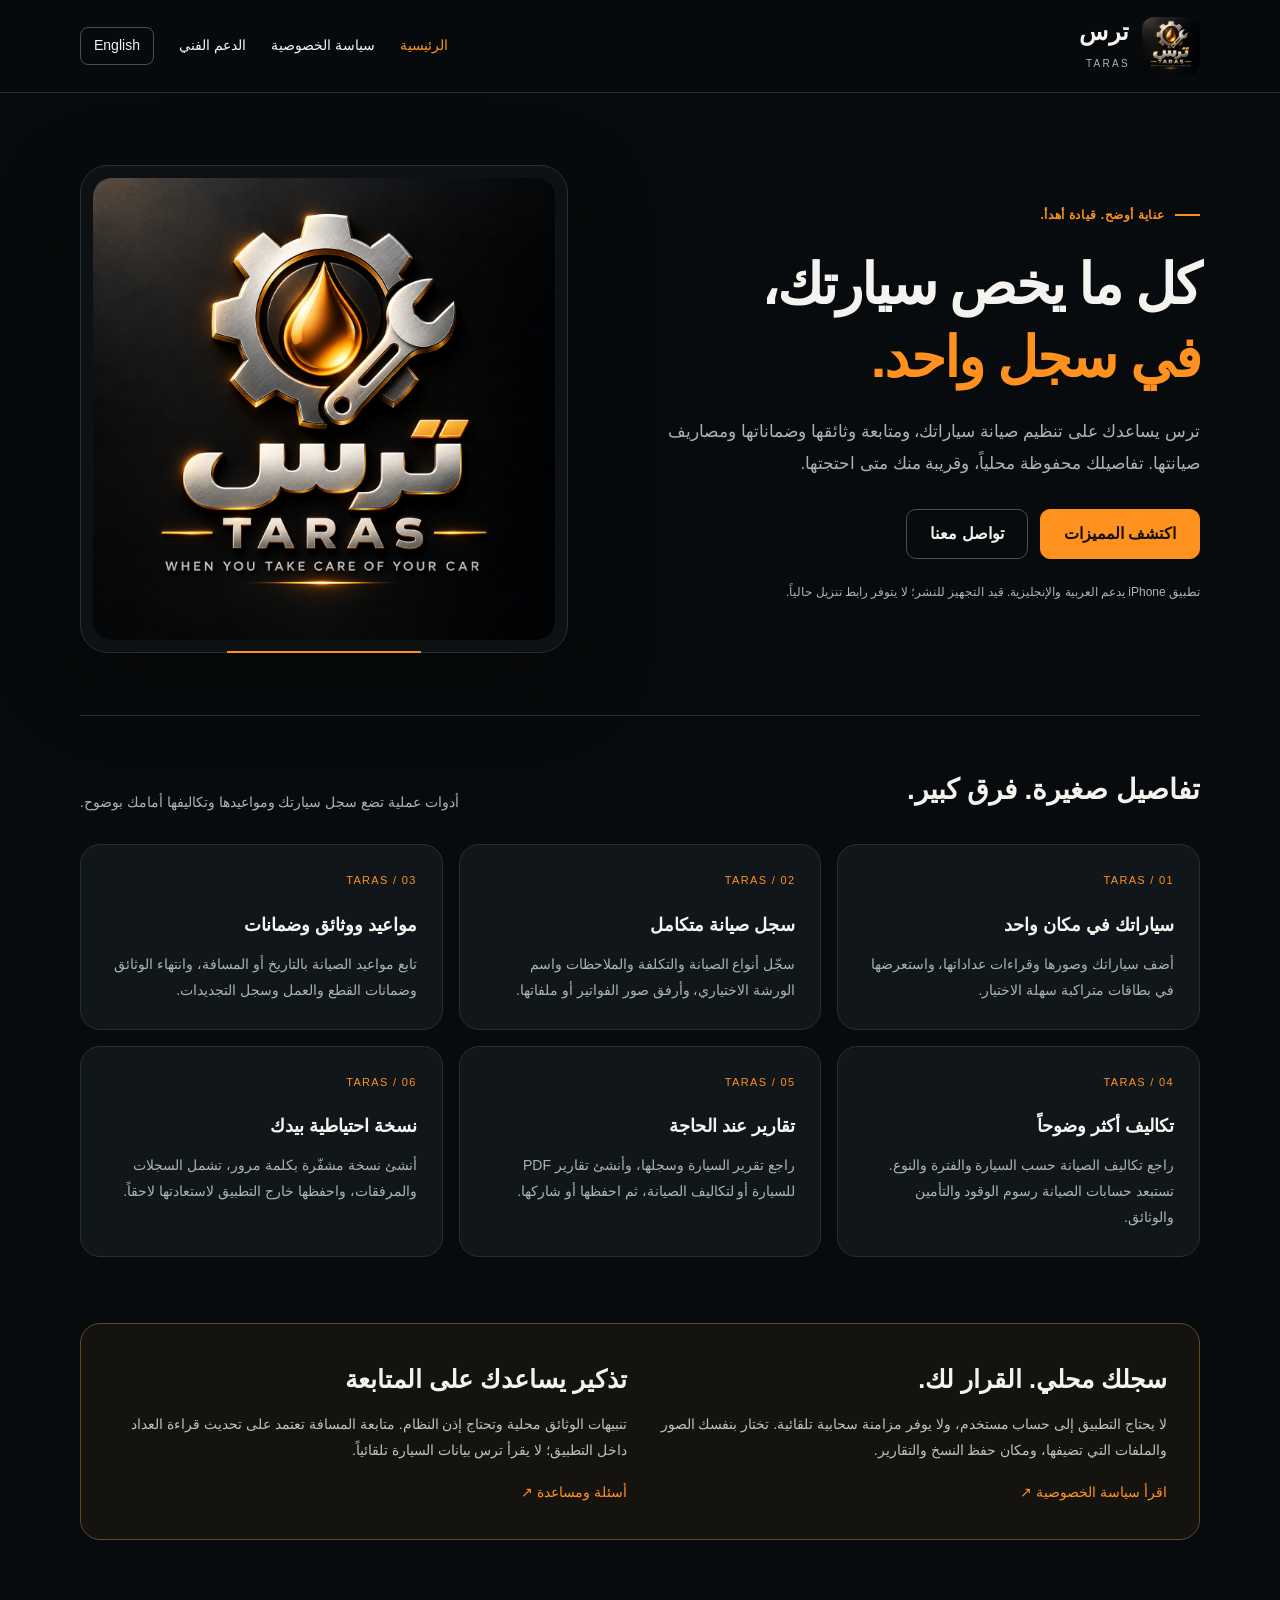
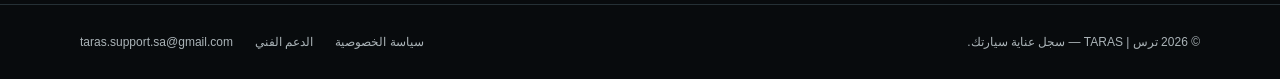
<file: index.html>
<!doctype html>
<html lang="ar" dir="rtl"><head><meta charset="utf-8"><meta name="viewport" content="width=device-width,initial-scale=1"><meta name="description" content="ترس يساعدك على تنظيم صيانة سياراتك، ومتابعة وثائقها وضماناتها ومصاريف صيانتها. تفاصيلك محفوظة محلياً، وقريبة منك متى احتجتها."><meta name="theme-color" content="#080b0d"><meta name="referrer" content="no-referrer"><meta http-equiv="Content-Security-Policy" content="default-src 'none'; img-src 'self'; script-src 'self'; style-src 'self'; base-uri 'none'; form-action 'none'"><title>ترس | TARAS — سجل عناية سيارتك</title><link rel="stylesheet" href="assets/styles.css"><link rel="icon" type="image/png" href="assets/taras-logo.png"><link rel="alternate" hreflang="en" href="en/index.html"><script src="assets/site.js" defer></script></head><body><a class="skip" href="#main">انتقل إلى المحتوى</a><header class="header"><div class="wrap header-inner"><a class="brand" href="index.html" aria-label="ترس — الرئيسية"><img src="assets/taras-logo.png" width="58" height="58" alt=""><span><strong>ترس</strong><small>TARAS</small></span></a><nav class="nav" aria-label="التنقل الرئيسي"><a href="index.html" aria-current="page">الرئيسية</a><a href="privacy.html">سياسة الخصوصية</a><a href="support.html">الدعم الفني</a><a class="language" href="en/index.html" lang="en" hreflang="en">English</a></nav></div></header><main id="main"><section class="wrap hero" aria-labelledby="hero-title"><div><span class="eyebrow">عناية أوضح. قيادة أهدأ.</span><h1 id="hero-title">كل ما يخص سيارتك،<br><em>في سجل واحد.</em></h1><p class="intro">ترس يساعدك على تنظيم صيانة سياراتك، ومتابعة وثائقها وضماناتها ومصاريف صيانتها. تفاصيلك محفوظة محلياً، وقريبة منك متى احتجتها.</p><div class="actions"><a class="button" href="#features">اكتشف المميزات</a><a class="button secondary" href="support.html">تواصل معنا</a></div><p class="quiet">تطبيق iPhone يدعم العربية والإنجليزية. قيد التجهيز للنشر؛ لا يتوفر رابط تنزيل حالياً.</p></div><div class="hero-art"><img src="assets/taras-logo.png" alt="شعار ترس الأصلي: ترس معدني وقطرة زيت ومفتاح ربط واسم TARAS" width="1254" height="1254" fetchpriority="high"></div></section><section id="features" class="wrap section" aria-labelledby="features-title"><div class="section-head"><h2 id="features-title">تفاصيل صغيرة. فرق كبير.</h2><p>أدوات عملية تضع سجل سيارتك ومواعيدها وتكاليفها أمامك بوضوح.</p></div><div class="features"><article class="feature"><span class="index" aria-hidden="true">01 / TARAS</span><h3>سياراتك في مكان واحد</h3><p>أضف سياراتك وصورها وقراءات عداداتها، واستعرضها في بطاقات متراكبة سهلة الاختيار.</p></article><article class="feature"><span class="index" aria-hidden="true">02 / TARAS</span><h3>سجل صيانة متكامل</h3><p>سجّل أنواع الصيانة والتكلفة والملاحظات واسم الورشة الاختياري، وأرفق صور الفواتير أو ملفاتها.</p></article><article class="feature"><span class="index" aria-hidden="true">03 / TARAS</span><h3>مواعيد ووثائق وضمانات</h3><p>تابع مواعيد الصيانة بالتاريخ أو المسافة، وانتهاء الوثائق وضمانات القطع والعمل وسجل التجديدات.</p></article><article class="feature"><span class="index" aria-hidden="true">04 / TARAS</span><h3>تكاليف أكثر وضوحاً</h3><p>راجع تكاليف الصيانة حسب السيارة والفترة والنوع. تستبعد حسابات الصيانة رسوم الوقود والتأمين والوثائق.</p></article><article class="feature"><span class="index" aria-hidden="true">05 / TARAS</span><h3>تقارير عند الحاجة</h3><p>راجع تقرير السيارة وسجلها، وأنشئ تقارير PDF للسيارة أو لتكاليف الصيانة، ثم احفظها أو شاركها.</p></article><article class="feature"><span class="index" aria-hidden="true">06 / TARAS</span><h3>نسخة احتياطية بيدك</h3><p>أنشئ نسخة مشفّرة بكلمة مرور، تشمل السجلات والمرفقات، واحفظها خارج التطبيق لاستعادتها لاحقاً.</p></article></div></section><section class="wrap trust"><div><h2>سجلك محلي. القرار لك.</h2><p>لا يحتاج التطبيق إلى حساب مستخدم، ولا يوفر مزامنة سحابية تلقائية. تختار بنفسك الصور والملفات التي تضيفها، ومكان حفظ النسخ والتقارير.</p><a href="privacy.html">اقرأ سياسة الخصوصية <span aria-hidden="true">↗</span></a></div><div><h2>تذكير يساعدك على المتابعة</h2><p>تنبيهات الوثائق محلية وتحتاج إذن النظام. متابعة المسافة تعتمد على تحديث قراءة العداد داخل التطبيق؛ لا يقرأ ترس بيانات السيارة تلقائياً.</p><a href="support.html">أسئلة ومساعدة <span aria-hidden="true">↗</span></a></div></section></main><footer class="footer"><div class="wrap footer-inner"><span>© 2026 ترس | TARAS — سجل عناية سيارتك.</span><div class="footer-links"><a href="privacy.html">سياسة الخصوصية</a><a href="support.html">الدعم الفني</a><a href="mailto:taras.support.sa@gmail.com"><bdi>taras.support.sa@gmail.com</bdi></a></div></div></footer></body></html>
</file>
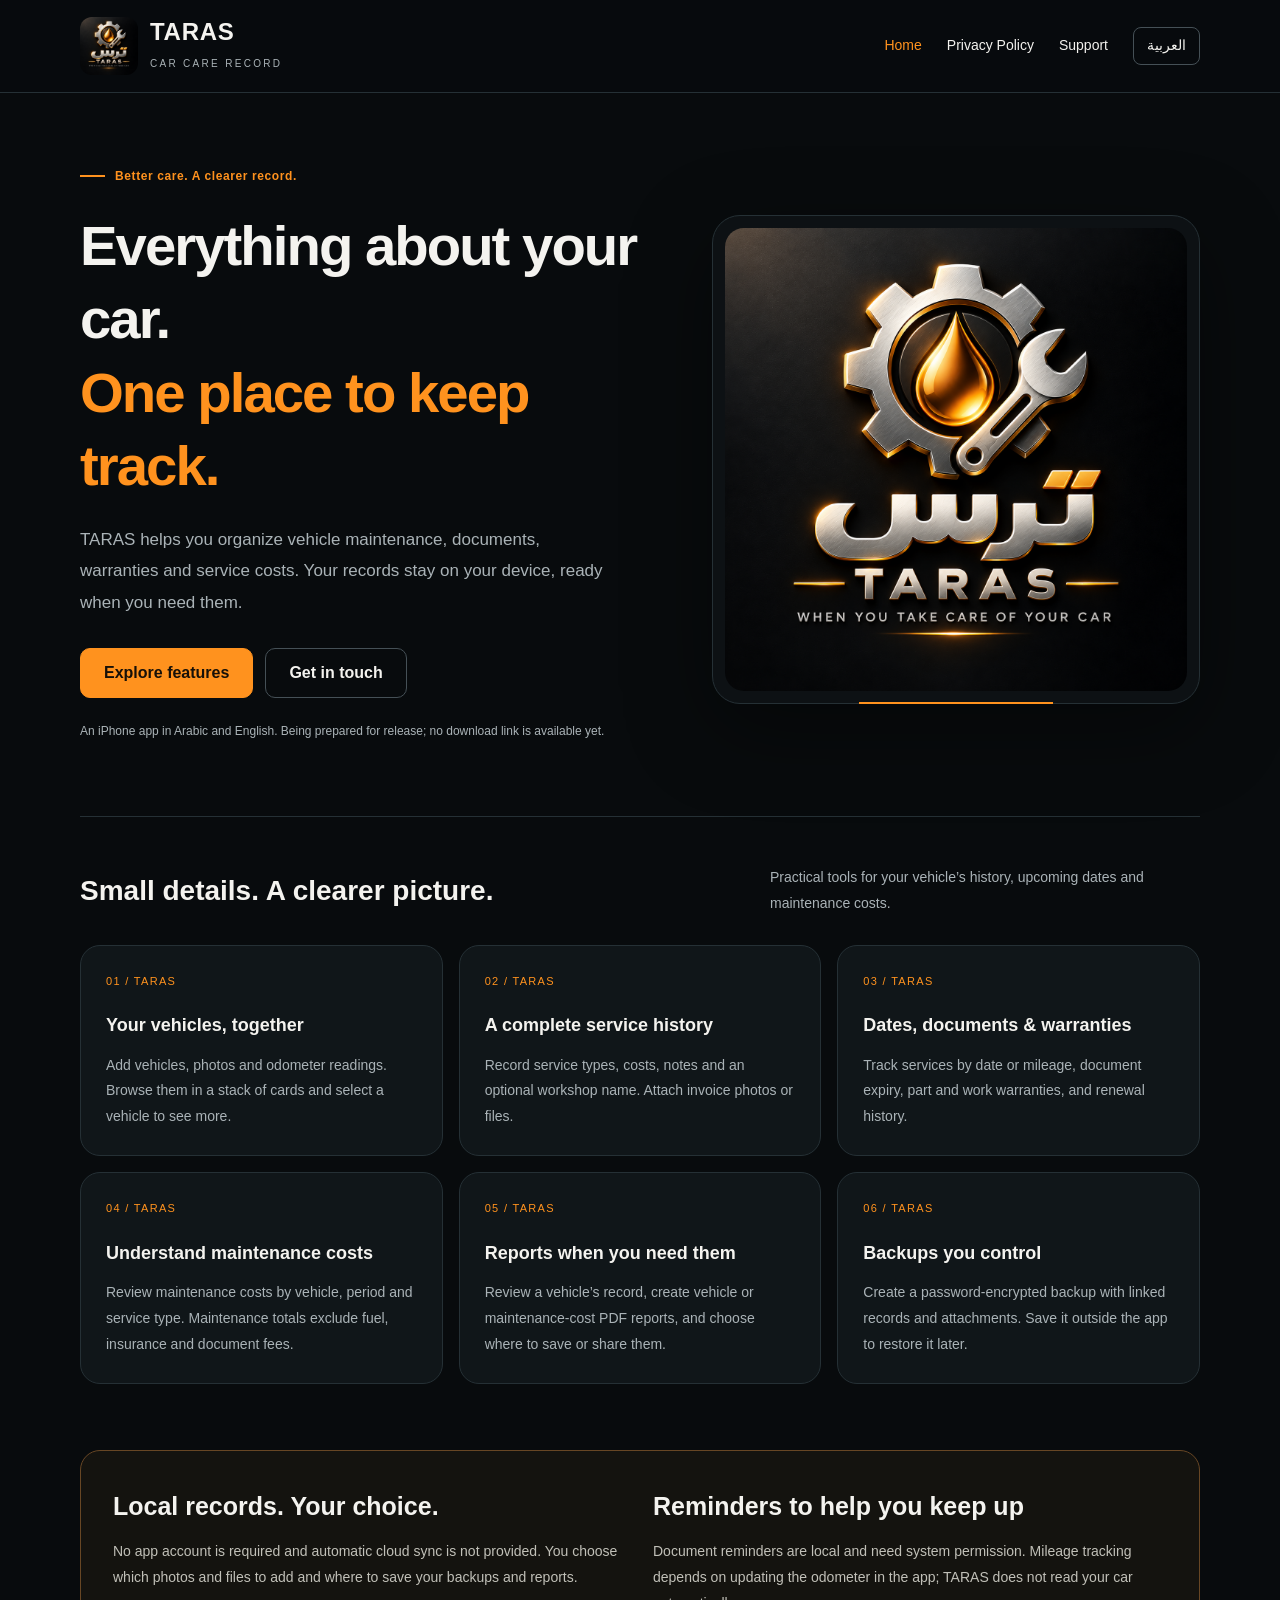
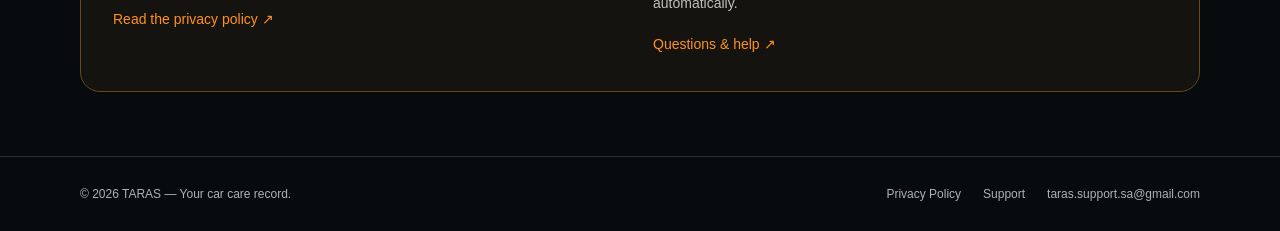
<file: en/index.html>
<!doctype html>
<html lang="en" dir="ltr"><head><meta charset="utf-8"><meta name="viewport" content="width=device-width,initial-scale=1"><meta name="description" content="TARAS helps you organize vehicle maintenance, documents, warranties and service costs. Your records stay on your device, ready when you need them."><meta name="theme-color" content="#080b0d"><meta name="referrer" content="no-referrer"><meta http-equiv="Content-Security-Policy" content="default-src 'none'; img-src 'self'; script-src 'self'; style-src 'self'; base-uri 'none'; form-action 'none'"><title>TARAS — Your car care record</title><link rel="stylesheet" href="../assets/styles.css"><link rel="icon" type="image/png" href="../assets/taras-logo.png"><link rel="alternate" hreflang="ar" href="../index.html"><script src="../assets/site.js" defer></script></head><body><a class="skip" href="#main">Skip to content</a><header class="header"><div class="wrap header-inner"><a class="brand" href="index.html" aria-label="TARAS — Home"><img src="../assets/taras-logo.png" width="58" height="58" alt=""><span><strong>TARAS</strong><small>CAR CARE RECORD</small></span></a><nav class="nav" aria-label="Main navigation"><a href="index.html" aria-current="page">Home</a><a href="privacy.html">Privacy Policy</a><a href="support.html">Support</a><a class="language" href="../index.html" lang="ar" hreflang="ar">العربية</a></nav></div></header><main id="main"><section class="wrap hero" aria-labelledby="hero-title"><div><span class="eyebrow">Better care. A clearer record.</span><h1 id="hero-title">Everything about your car.<br><em>One place to keep track.</em></h1><p class="intro">TARAS helps you organize vehicle maintenance, documents, warranties and service costs. Your records stay on your device, ready when you need them.</p><div class="actions"><a class="button" href="#features">Explore features</a><a class="button secondary" href="support.html">Get in touch</a></div><p class="quiet">An iPhone app in Arabic and English. Being prepared for release; no download link is available yet.</p></div><div class="hero-art"><img src="../assets/taras-logo.png" alt="Original TARAS logo: metal gear, oil drop, wrench and TARAS wordmark" width="1254" height="1254" fetchpriority="high"></div></section><section id="features" class="wrap section" aria-labelledby="features-title"><div class="section-head"><h2 id="features-title">Small details. A clearer picture.</h2><p>Practical tools for your vehicle’s history, upcoming dates and maintenance costs.</p></div><div class="features"><article class="feature"><span class="index" aria-hidden="true">01 / TARAS</span><h3>Your vehicles, together</h3><p>Add vehicles, photos and odometer readings. Browse them in a stack of cards and select a vehicle to see more.</p></article><article class="feature"><span class="index" aria-hidden="true">02 / TARAS</span><h3>A complete service history</h3><p>Record service types, costs, notes and an optional workshop name. Attach invoice photos or files.</p></article><article class="feature"><span class="index" aria-hidden="true">03 / TARAS</span><h3>Dates, documents &amp; warranties</h3><p>Track services by date or mileage, document expiry, part and work warranties, and renewal history.</p></article><article class="feature"><span class="index" aria-hidden="true">04 / TARAS</span><h3>Understand maintenance costs</h3><p>Review maintenance costs by vehicle, period and service type. Maintenance totals exclude fuel, insurance and document fees.</p></article><article class="feature"><span class="index" aria-hidden="true">05 / TARAS</span><h3>Reports when you need them</h3><p>Review a vehicle’s record, create vehicle or maintenance-cost PDF reports, and choose where to save or share them.</p></article><article class="feature"><span class="index" aria-hidden="true">06 / TARAS</span><h3>Backups you control</h3><p>Create a password-encrypted backup with linked records and attachments. Save it outside the app to restore it later.</p></article></div></section><section class="wrap trust"><div><h2>Local records. Your choice.</h2><p>No app account is required and automatic cloud sync is not provided. You choose which photos and files to add and where to save your backups and reports.</p><a href="privacy.html">Read the privacy policy <span aria-hidden="true">↗</span></a></div><div><h2>Reminders to help you keep up</h2><p>Document reminders are local and need system permission. Mileage tracking depends on updating the odometer in the app; TARAS does not read your car automatically.</p><a href="support.html">Questions &amp; help <span aria-hidden="true">↗</span></a></div></section></main><footer class="footer"><div class="wrap footer-inner"><span>© 2026 TARAS — Your car care record.</span><div class="footer-links"><a href="privacy.html">Privacy Policy</a><a href="support.html">Support</a><a href="mailto:taras.support.sa@gmail.com"><bdi>taras.support.sa@gmail.com</bdi></a></div></div></footer></body></html>
</file>
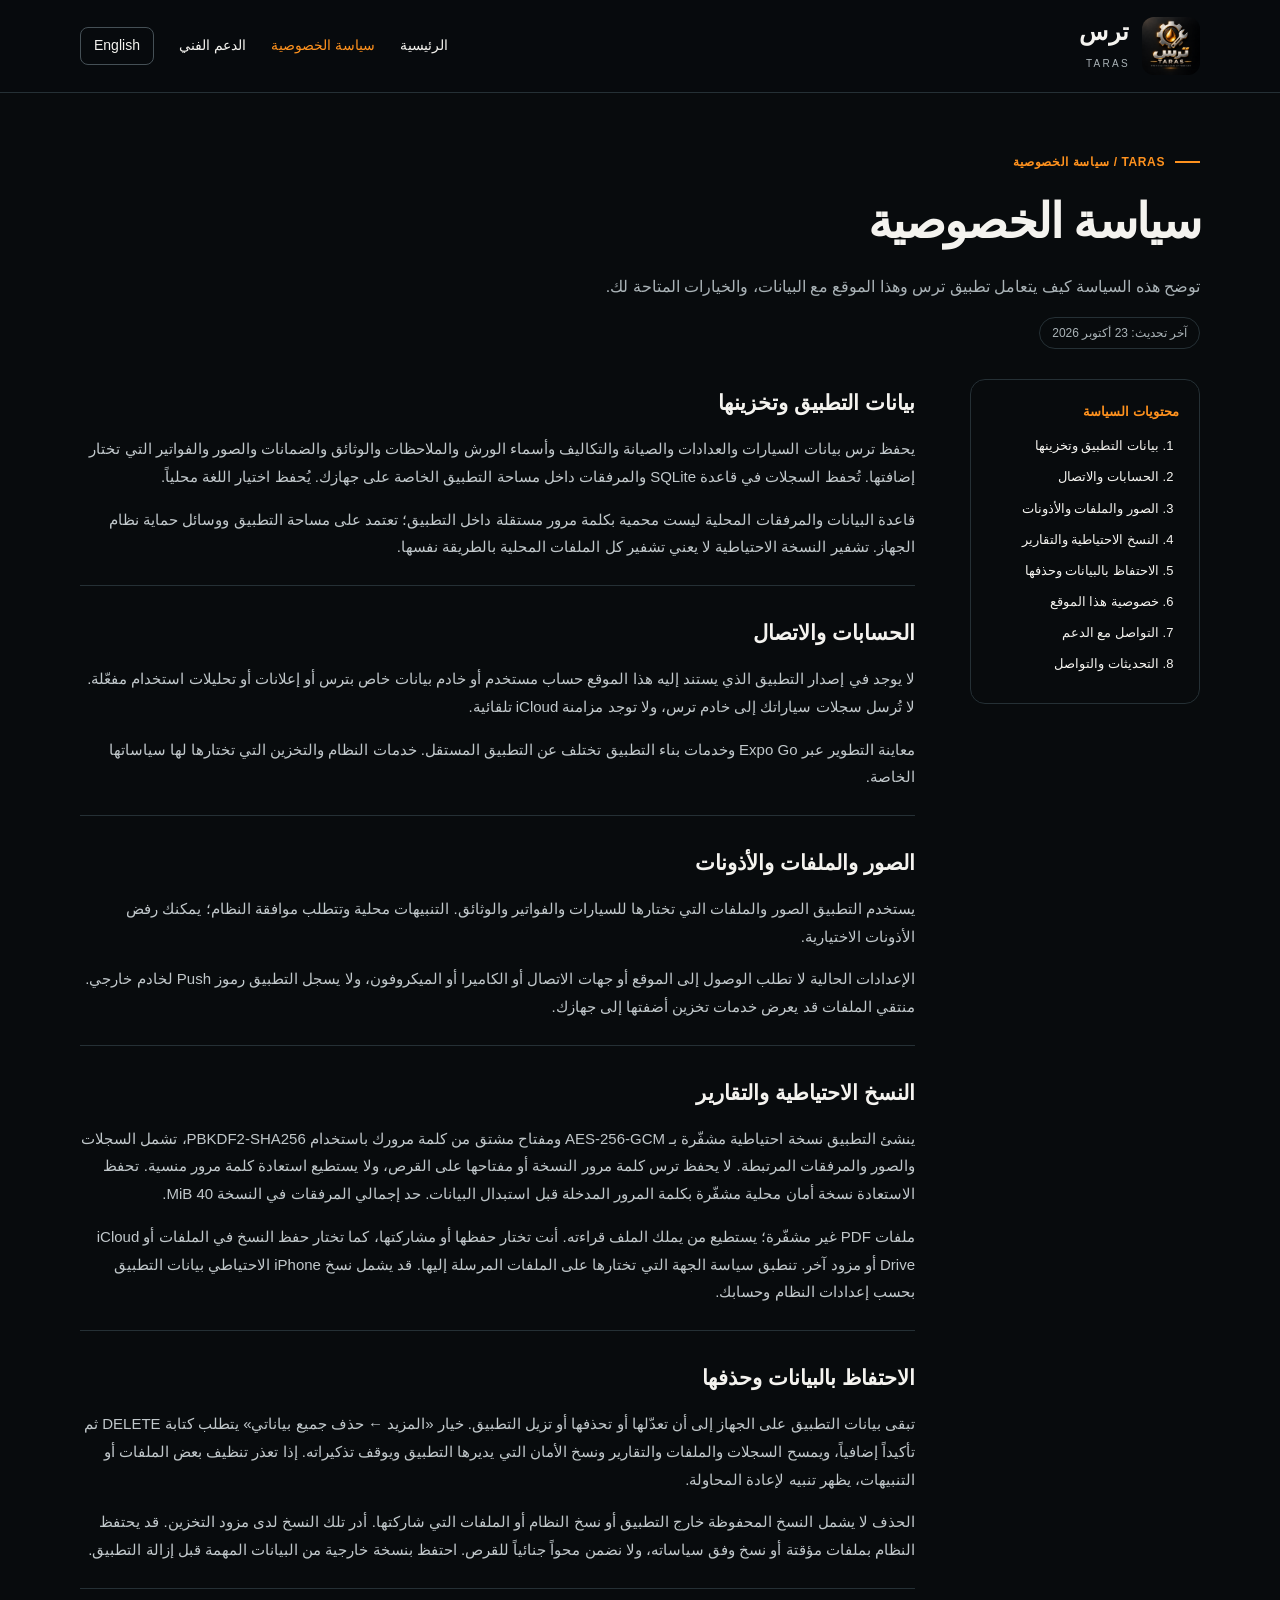
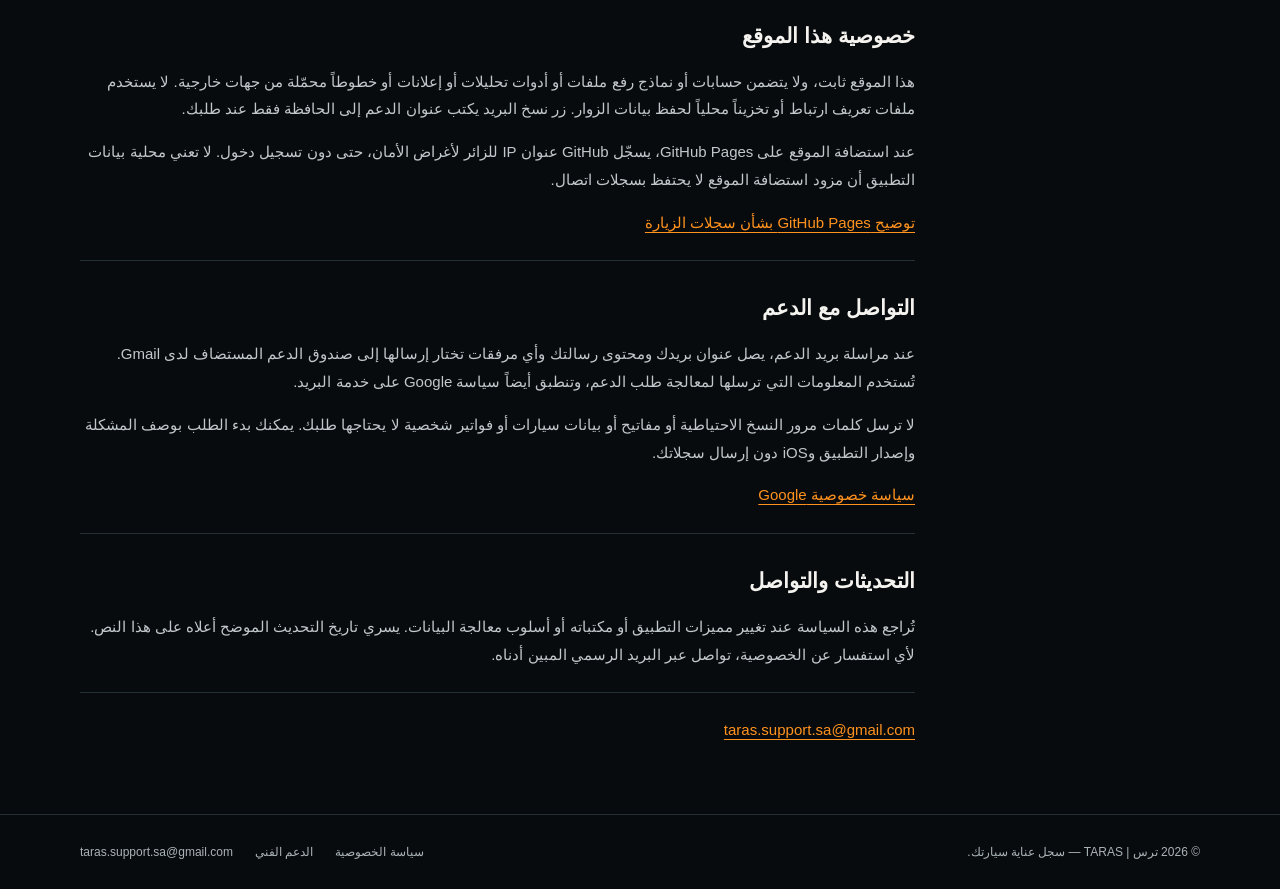
<file: privacy.html>
<!doctype html>
<html lang="ar" dir="rtl"><head><meta charset="utf-8"><meta name="viewport" content="width=device-width,initial-scale=1"><meta name="description" content="توضح هذه السياسة كيف يتعامل تطبيق ترس وهذا الموقع مع البيانات، والخيارات المتاحة لك."><meta name="theme-color" content="#080b0d"><meta name="referrer" content="no-referrer"><meta http-equiv="Content-Security-Policy" content="default-src 'none'; img-src 'self'; script-src 'self'; style-src 'self'; base-uri 'none'; form-action 'none'"><title>سياسة الخصوصية | TARAS</title><link rel="stylesheet" href="assets/styles.css"><link rel="icon" type="image/png" href="assets/taras-logo.png"><link rel="alternate" hreflang="en" href="en/privacy.html"><script src="assets/site.js" defer></script></head><body><a class="skip" href="#main">انتقل إلى المحتوى</a><header class="header"><div class="wrap header-inner"><a class="brand" href="index.html" aria-label="ترس — الرئيسية"><img src="assets/taras-logo.png" width="58" height="58" alt=""><span><strong>ترس</strong><small>TARAS</small></span></a><nav class="nav" aria-label="التنقل الرئيسي"><a href="index.html">الرئيسية</a><a href="privacy.html" aria-current="page">سياسة الخصوصية</a><a href="support.html">الدعم الفني</a><a class="language" href="en/privacy.html" lang="en" hreflang="en">English</a></nav></div></header><main id="main"><div class="wrap"><header class="page-head"><span class="eyebrow">TARAS / سياسة الخصوصية</span><h1>سياسة الخصوصية</h1><p>توضح هذه السياسة كيف يتعامل تطبيق ترس وهذا الموقع مع البيانات، والخيارات المتاحة لك.</p><span class="meta"><time datetime="2026-10-23">آخر تحديث: 23 أكتوبر 2026</time></span></header><div class="reading-layout"><nav class="toc" aria-label="محتويات السياسة"><strong>محتويات السياسة</strong><ol><li><a href="#records">بيانات التطبيق وتخزينها</a></li><li><a href="#connection">الحسابات والاتصال</a></li><li><a href="#permissions">الصور والملفات والأذونات</a></li><li><a href="#backup">النسخ الاحتياطية والتقارير</a></li><li><a href="#deletion">الاحتفاظ بالبيانات وحذفها</a></li><li><a href="#website">خصوصية هذا الموقع</a></li><li><a href="#email">التواصل مع الدعم</a></li><li><a href="#changes">التحديثات والتواصل</a></li></ol></nav><article class="prose"><section id="records"><h2>بيانات التطبيق وتخزينها</h2><p>يحفظ ترس بيانات السيارات والعدادات والصيانة والتكاليف وأسماء الورش والملاحظات والوثائق والضمانات والصور والفواتير التي تختار إضافتها. تُحفظ السجلات في قاعدة SQLite والمرفقات داخل مساحة التطبيق الخاصة على جهازك. يُحفظ اختيار اللغة محلياً.</p><p>قاعدة البيانات والمرفقات المحلية ليست محمية بكلمة مرور مستقلة داخل التطبيق؛ تعتمد على مساحة التطبيق ووسائل حماية نظام الجهاز. تشفير النسخة الاحتياطية لا يعني تشفير كل الملفات المحلية بالطريقة نفسها.</p></section><section id="connection"><h2>الحسابات والاتصال</h2><p>لا يوجد في إصدار التطبيق الذي يستند إليه هذا الموقع حساب مستخدم أو خادم بيانات خاص بترس أو إعلانات أو تحليلات استخدام مفعّلة. لا تُرسل سجلات سياراتك إلى خادم ترس، ولا توجد مزامنة iCloud تلقائية.</p><p>معاينة التطوير عبر Expo Go وخدمات بناء التطبيق تختلف عن التطبيق المستقل. خدمات النظام والتخزين التي تختارها لها سياساتها الخاصة.</p></section><section id="permissions"><h2>الصور والملفات والأذونات</h2><p>يستخدم التطبيق الصور والملفات التي تختارها للسيارات والفواتير والوثائق. التنبيهات محلية وتتطلب موافقة النظام؛ يمكنك رفض الأذونات الاختيارية.</p><p>الإعدادات الحالية لا تطلب الوصول إلى الموقع أو جهات الاتصال أو الكاميرا أو الميكروفون، ولا يسجل التطبيق رموز Push لخادم خارجي. منتقي الملفات قد يعرض خدمات تخزين أضفتها إلى جهازك.</p></section><section id="backup"><h2>النسخ الاحتياطية والتقارير</h2><p>ينشئ التطبيق نسخة احتياطية مشفّرة بـ AES-256-GCM ومفتاح مشتق من كلمة مرورك باستخدام PBKDF2-SHA256، تشمل السجلات والصور والمرفقات المرتبطة. لا يحفظ ترس كلمة مرور النسخة أو مفتاحها على القرص، ولا يستطيع استعادة كلمة مرور منسية. تحفظ الاستعادة نسخة أمان محلية مشفّرة بكلمة المرور المدخلة قبل استبدال البيانات. حد إجمالي المرفقات في النسخة 40 MiB.</p><p>ملفات PDF غير مشفّرة؛ يستطيع من يملك الملف قراءته. أنت تختار حفظها أو مشاركتها، كما تختار حفظ النسخ في الملفات أو iCloud Drive أو مزود آخر. تنطبق سياسة الجهة التي تختارها على الملفات المرسلة إليها. قد يشمل نسخ iPhone الاحتياطي بيانات التطبيق بحسب إعدادات النظام وحسابك.</p></section><section id="deletion"><h2>الاحتفاظ بالبيانات وحذفها</h2><p>تبقى بيانات التطبيق على الجهاز إلى أن تعدّلها أو تحذفها أو تزيل التطبيق. خيار «المزيد ← حذف جميع بياناتي» يتطلب كتابة DELETE ثم تأكيداً إضافياً، ويمسح السجلات والملفات والتقارير ونسخ الأمان التي يديرها التطبيق ويوقف تذكيراته. إذا تعذر تنظيف بعض الملفات أو التنبيهات، يظهر تنبيه لإعادة المحاولة.</p><p>الحذف لا يشمل النسخ المحفوظة خارج التطبيق أو نسخ النظام أو الملفات التي شاركتها. أدر تلك النسخ لدى مزود التخزين. قد يحتفظ النظام بملفات مؤقتة أو نسخ وفق سياساته، ولا نضمن محواً جنائياً للقرص. احتفظ بنسخة خارجية من البيانات المهمة قبل إزالة التطبيق.</p></section><section id="website"><h2>خصوصية هذا الموقع</h2><p>هذا الموقع ثابت، ولا يتضمن حسابات أو نماذج رفع ملفات أو أدوات تحليلات أو إعلانات أو خطوطاً محمّلة من جهات خارجية. لا يستخدم ملفات تعريف ارتباط أو تخزيناً محلياً لحفظ بيانات الزوار. زر نسخ البريد يكتب عنوان الدعم إلى الحافظة فقط عند طلبك.</p><p>عند استضافة الموقع على GitHub Pages، يسجّل GitHub عنوان IP للزائر لأغراض الأمان، حتى دون تسجيل دخول. لا تعني محلية بيانات التطبيق أن مزود استضافة الموقع لا يحتفظ بسجلات اتصال.</p><p><a href="https://docs.github.com/en/pages/getting-started-with-github-pages/what-is-github-pages#data-collection">توضيح GitHub Pages بشأن سجلات الزيارة</a></p></section><section id="email"><h2>التواصل مع الدعم</h2><p>عند مراسلة بريد الدعم، يصل عنوان بريدك ومحتوى رسالتك وأي مرفقات تختار إرسالها إلى صندوق الدعم المستضاف لدى Gmail. تُستخدم المعلومات التي ترسلها لمعالجة طلب الدعم، وتنطبق أيضاً سياسة Google على خدمة البريد.</p><p>لا ترسل كلمات مرور النسخ الاحتياطية أو مفاتيح أو بيانات سيارات أو فواتير شخصية لا يحتاجها طلبك. يمكنك بدء الطلب بوصف المشكلة وإصدار التطبيق وiOS دون إرسال سجلاتك.</p><p><a href="https://policies.google.com/privacy?hl=ar">سياسة خصوصية Google</a></p></section><section id="changes"><h2>التحديثات والتواصل</h2><p>تُراجع هذه السياسة عند تغيير مميزات التطبيق أو مكتباته أو أسلوب معالجة البيانات. يسري تاريخ التحديث الموضح أعلاه على هذا النص. لأي استفسار عن الخصوصية، تواصل عبر البريد الرسمي المبين أدناه.</p></section><p><a href="mailto:taras.support.sa@gmail.com"><bdi>taras.support.sa@gmail.com</bdi></a></p></article></div></div></main><footer class="footer"><div class="wrap footer-inner"><span>© 2026 ترس | TARAS — سجل عناية سيارتك.</span><div class="footer-links"><a href="privacy.html">سياسة الخصوصية</a><a href="support.html">الدعم الفني</a><a href="mailto:taras.support.sa@gmail.com"><bdi>taras.support.sa@gmail.com</bdi></a></div></div></footer></body></html>
</file>
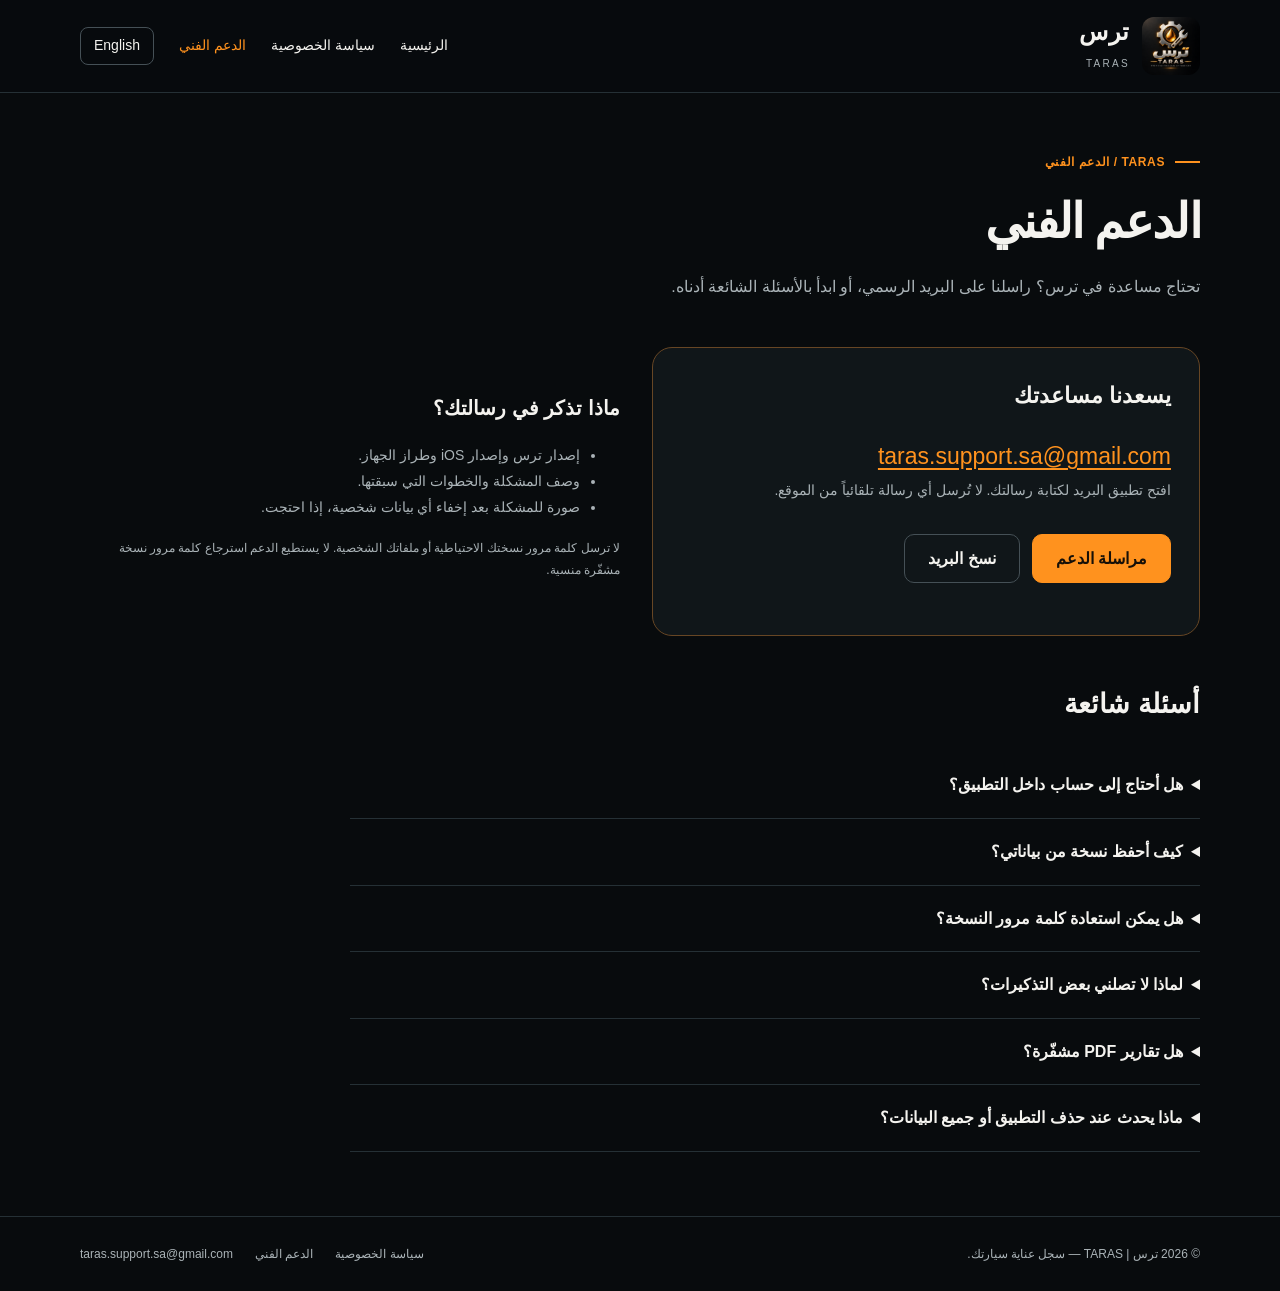
<file: support.html>
<!doctype html>
<html lang="ar" dir="rtl"><head><meta charset="utf-8"><meta name="viewport" content="width=device-width,initial-scale=1"><meta name="description" content="تحتاج مساعدة في ترس؟ راسلنا على البريد الرسمي، أو ابدأ بالأسئلة الشائعة أدناه."><meta name="theme-color" content="#080b0d"><meta name="referrer" content="no-referrer"><meta http-equiv="Content-Security-Policy" content="default-src 'none'; img-src 'self'; script-src 'self'; style-src 'self'; base-uri 'none'; form-action 'none'"><title>الدعم الفني | TARAS</title><link rel="stylesheet" href="assets/styles.css"><link rel="icon" type="image/png" href="assets/taras-logo.png"><link rel="alternate" hreflang="en" href="en/support.html"><script src="assets/site.js" defer></script></head><body><a class="skip" href="#main">انتقل إلى المحتوى</a><header class="header"><div class="wrap header-inner"><a class="brand" href="index.html" aria-label="ترس — الرئيسية"><img src="assets/taras-logo.png" width="58" height="58" alt=""><span><strong>ترس</strong><small>TARAS</small></span></a><nav class="nav" aria-label="التنقل الرئيسي"><a href="index.html">الرئيسية</a><a href="privacy.html">سياسة الخصوصية</a><a href="support.html" aria-current="page">الدعم الفني</a><a class="language" href="en/support.html" lang="en" hreflang="en">English</a></nav></div></header><main id="main"><div class="wrap"><header class="page-head"><span class="eyebrow">TARAS / الدعم الفني</span><h1>الدعم الفني</h1><p>تحتاج مساعدة في ترس؟ راسلنا على البريد الرسمي، أو ابدأ بالأسئلة الشائعة أدناه.</p></header><div class="contact"><section class="contact-card"><h2>يسعدنا مساعدتك</h2><a class="email" href="mailto:taras.support.sa@gmail.com"><bdi>taras.support.sa@gmail.com</bdi></a><p>افتح تطبيق البريد لكتابة رسالتك. لا تُرسل أي رسالة تلقائياً من الموقع.</p><div class="actions"><a class="button" href="mailto:taras.support.sa@gmail.com?subject=TARAS%20Support">مراسلة الدعم</a><button type="button" class="button secondary" data-copy-email hidden>نسخ البريد</button></div><p class="status" data-copy-status role="status" aria-live="polite"></p></section><aside class="contact-note"><h2>ماذا تذكر في رسالتك؟</h2><ul><li>إصدار ترس وإصدار iOS وطراز الجهاز.</li><li>وصف المشكلة والخطوات التي سبقتها.</li><li>صورة للمشكلة بعد إخفاء أي بيانات شخصية، إذا احتجت.</li></ul><p class="quiet">لا ترسل كلمة مرور نسختك الاحتياطية أو ملفاتك الشخصية. لا يستطيع الدعم استرجاع كلمة مرور نسخة مشفّرة منسية.</p></aside></div><section class="faq" aria-labelledby="faq-title"><h2 id="faq-title">أسئلة شائعة</h2><details><summary>هل أحتاج إلى حساب داخل التطبيق؟</summary><p>لا. السجلات محفوظة محلياً داخل التطبيق، ولا يوجد حساب مستخدم أو خادم بيانات خاص بترس.</p></details><details><summary>كيف أحفظ نسخة من بياناتي؟</summary><p>افتح «المزيد ← النسخ الاحتياطي والاستعادة»، وأنشئ نسخة بكلمة مرور تحفظها في مكان آمن، ثم احفظ الملف خارج التطبيق. حفظه في iCloud Drive اختياري ولا يعني مزامنة تلقائية.</p></details><details><summary>هل يمكن استعادة كلمة مرور النسخة؟</summary><p>لا. لا يحتفظ ترس بكلمة المرور أو المفتاح على القرص، ولا يستطيع الدعم فك نسخة دون كلمتها.</p></details><details><summary>لماذا لا تصلني بعض التذكيرات؟</summary><p>تحقق من تفعيل التنبيهات داخل ترس وإذن الإشعارات في إعدادات iPhone. تذكيرات المسافة تعتمد على تحديث العداد يدوياً، ولا توجد قراءة تلقائية للسيارة.</p></details><details><summary>هل تقارير PDF مشفّرة؟</summary><p>لا. اختر جهة الحفظ والمشاركة بعناية؛ يستطيع من يملك التقرير قراءته.</p></details><details><summary>ماذا يحدث عند حذف التطبيق أو جميع البيانات؟</summary><p>إزالة التطبيق أو استخدام حذف جميع بياناتي يزيل البيانات المحلية. النسخ الخارجية لا تُحذف تلقائياً. صدّر نسخة مشفّرة خارج التطبيق أولاً إذا أردت استعادة سجلاتك لاحقاً.</p></details></section></div></main><footer class="footer"><div class="wrap footer-inner"><span>© 2026 ترس | TARAS — سجل عناية سيارتك.</span><div class="footer-links"><a href="privacy.html">سياسة الخصوصية</a><a href="support.html">الدعم الفني</a><a href="mailto:taras.support.sa@gmail.com"><bdi>taras.support.sa@gmail.com</bdi></a></div></div></footer></body></html>
</file>
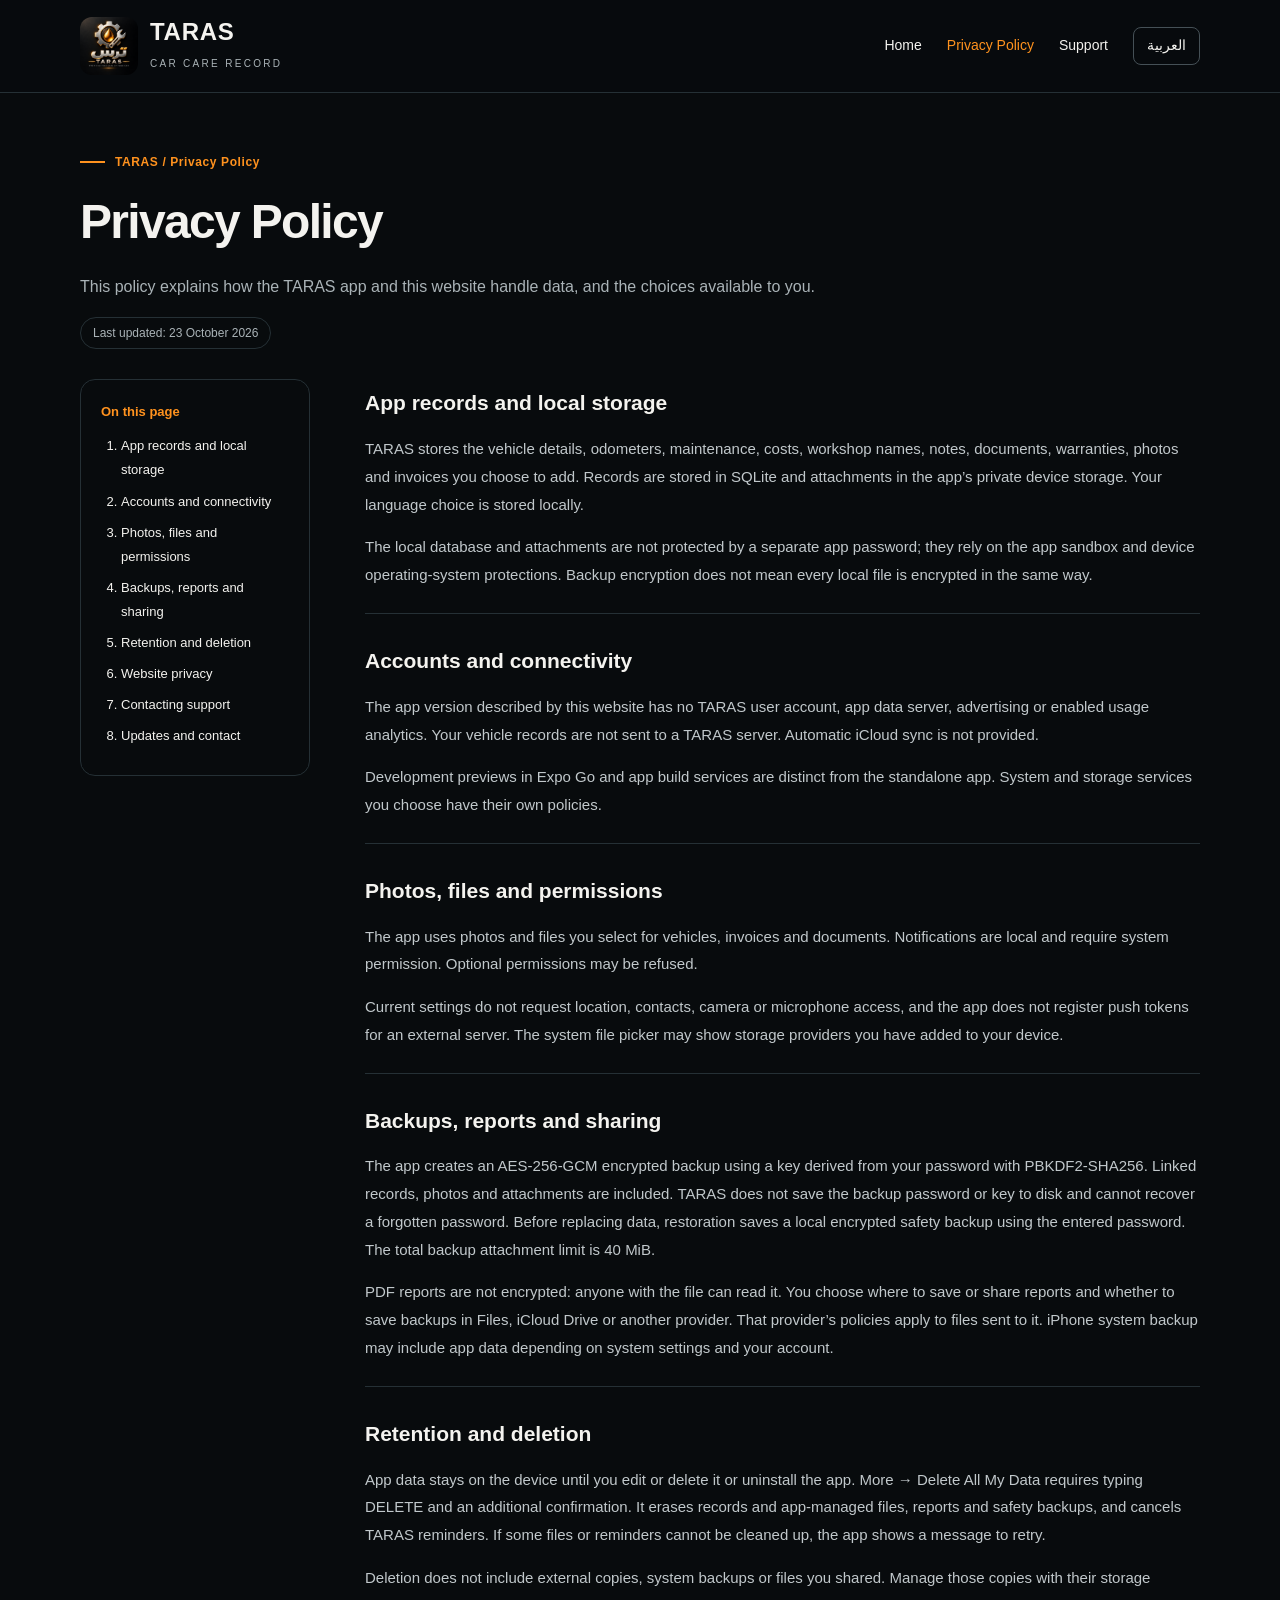
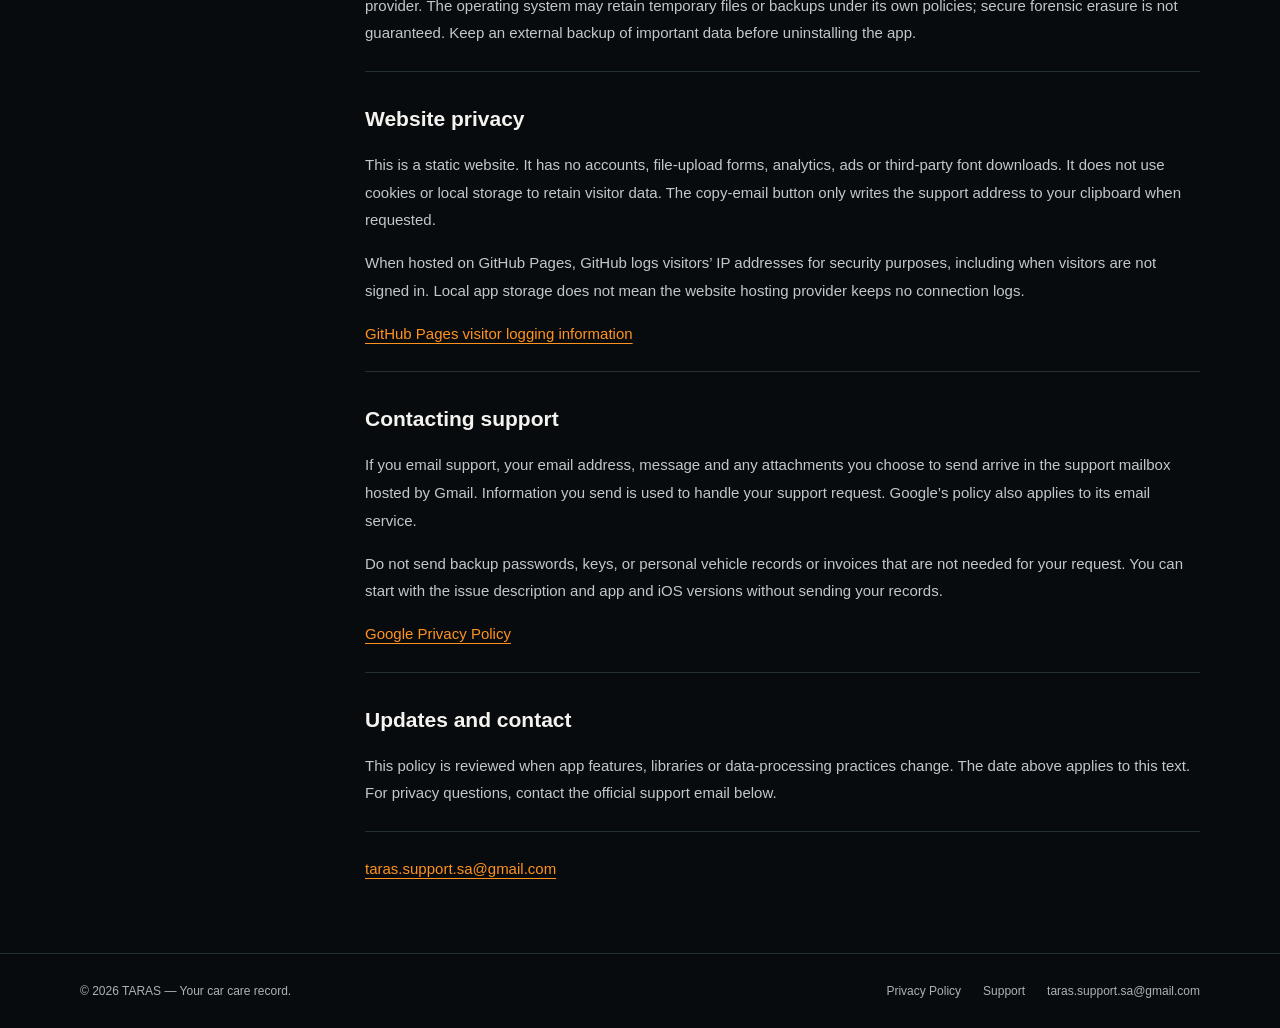
<file: en/privacy.html>
<!doctype html>
<html lang="en" dir="ltr"><head><meta charset="utf-8"><meta name="viewport" content="width=device-width,initial-scale=1"><meta name="description" content="This policy explains how the TARAS app and this website handle data, and the choices available to you."><meta name="theme-color" content="#080b0d"><meta name="referrer" content="no-referrer"><meta http-equiv="Content-Security-Policy" content="default-src 'none'; img-src 'self'; script-src 'self'; style-src 'self'; base-uri 'none'; form-action 'none'"><title>Privacy Policy | TARAS</title><link rel="stylesheet" href="../assets/styles.css"><link rel="icon" type="image/png" href="../assets/taras-logo.png"><link rel="alternate" hreflang="ar" href="../privacy.html"><script src="../assets/site.js" defer></script></head><body><a class="skip" href="#main">Skip to content</a><header class="header"><div class="wrap header-inner"><a class="brand" href="index.html" aria-label="TARAS — Home"><img src="../assets/taras-logo.png" width="58" height="58" alt=""><span><strong>TARAS</strong><small>CAR CARE RECORD</small></span></a><nav class="nav" aria-label="Main navigation"><a href="index.html">Home</a><a href="privacy.html" aria-current="page">Privacy Policy</a><a href="support.html">Support</a><a class="language" href="../privacy.html" lang="ar" hreflang="ar">العربية</a></nav></div></header><main id="main"><div class="wrap"><header class="page-head"><span class="eyebrow">TARAS / Privacy Policy</span><h1>Privacy Policy</h1><p>This policy explains how the TARAS app and this website handle data, and the choices available to you.</p><span class="meta"><time datetime="2026-10-23">Last updated: 23 October 2026</time></span></header><div class="reading-layout"><nav class="toc" aria-label="On this page"><strong>On this page</strong><ol><li><a href="#records">App records and local storage</a></li><li><a href="#connection">Accounts and connectivity</a></li><li><a href="#permissions">Photos, files and permissions</a></li><li><a href="#backup">Backups, reports and sharing</a></li><li><a href="#deletion">Retention and deletion</a></li><li><a href="#website">Website privacy</a></li><li><a href="#email">Contacting support</a></li><li><a href="#changes">Updates and contact</a></li></ol></nav><article class="prose"><section id="records"><h2>App records and local storage</h2><p>TARAS stores the vehicle details, odometers, maintenance, costs, workshop names, notes, documents, warranties, photos and invoices you choose to add. Records are stored in SQLite and attachments in the app’s private device storage. Your language choice is stored locally.</p><p>The local database and attachments are not protected by a separate app password; they rely on the app sandbox and device operating-system protections. Backup encryption does not mean every local file is encrypted in the same way.</p></section><section id="connection"><h2>Accounts and connectivity</h2><p>The app version described by this website has no TARAS user account, app data server, advertising or enabled usage analytics. Your vehicle records are not sent to a TARAS server. Automatic iCloud sync is not provided.</p><p>Development previews in Expo Go and app build services are distinct from the standalone app. System and storage services you choose have their own policies.</p></section><section id="permissions"><h2>Photos, files and permissions</h2><p>The app uses photos and files you select for vehicles, invoices and documents. Notifications are local and require system permission. Optional permissions may be refused.</p><p>Current settings do not request location, contacts, camera or microphone access, and the app does not register push tokens for an external server. The system file picker may show storage providers you have added to your device.</p></section><section id="backup"><h2>Backups, reports and sharing</h2><p>The app creates an AES-256-GCM encrypted backup using a key derived from your password with PBKDF2-SHA256. Linked records, photos and attachments are included. TARAS does not save the backup password or key to disk and cannot recover a forgotten password. Before replacing data, restoration saves a local encrypted safety backup using the entered password. The total backup attachment limit is 40 MiB.</p><p>PDF reports are not encrypted: anyone with the file can read it. You choose where to save or share reports and whether to save backups in Files, iCloud Drive or another provider. That provider’s policies apply to files sent to it. iPhone system backup may include app data depending on system settings and your account.</p></section><section id="deletion"><h2>Retention and deletion</h2><p>App data stays on the device until you edit or delete it or uninstall the app. More → Delete All My Data requires typing DELETE and an additional confirmation. It erases records and app-managed files, reports and safety backups, and cancels TARAS reminders. If some files or reminders cannot be cleaned up, the app shows a message to retry.</p><p>Deletion does not include external copies, system backups or files you shared. Manage those copies with their storage provider. The operating system may retain temporary files or backups under its own policies; secure forensic erasure is not guaranteed. Keep an external backup of important data before uninstalling the app.</p></section><section id="website"><h2>Website privacy</h2><p>This is a static website. It has no accounts, file-upload forms, analytics, ads or third-party font downloads. It does not use cookies or local storage to retain visitor data. The copy-email button only writes the support address to your clipboard when requested.</p><p>When hosted on GitHub Pages, GitHub logs visitors’ IP addresses for security purposes, including when visitors are not signed in. Local app storage does not mean the website hosting provider keeps no connection logs.</p><p><a href="https://docs.github.com/en/pages/getting-started-with-github-pages/what-is-github-pages#data-collection">GitHub Pages visitor logging information</a></p></section><section id="email"><h2>Contacting support</h2><p>If you email support, your email address, message and any attachments you choose to send arrive in the support mailbox hosted by Gmail. Information you send is used to handle your support request. Google’s policy also applies to its email service.</p><p>Do not send backup passwords, keys, or personal vehicle records or invoices that are not needed for your request. You can start with the issue description and app and iOS versions without sending your records.</p><p><a href="https://policies.google.com/privacy?hl=en">Google Privacy Policy</a></p></section><section id="changes"><h2>Updates and contact</h2><p>This policy is reviewed when app features, libraries or data-processing practices change. The date above applies to this text. For privacy questions, contact the official support email below.</p></section><p><a href="mailto:taras.support.sa@gmail.com"><bdi>taras.support.sa@gmail.com</bdi></a></p></article></div></div></main><footer class="footer"><div class="wrap footer-inner"><span>© 2026 TARAS — Your car care record.</span><div class="footer-links"><a href="privacy.html">Privacy Policy</a><a href="support.html">Support</a><a href="mailto:taras.support.sa@gmail.com"><bdi>taras.support.sa@gmail.com</bdi></a></div></div></footer></body></html>
</file>
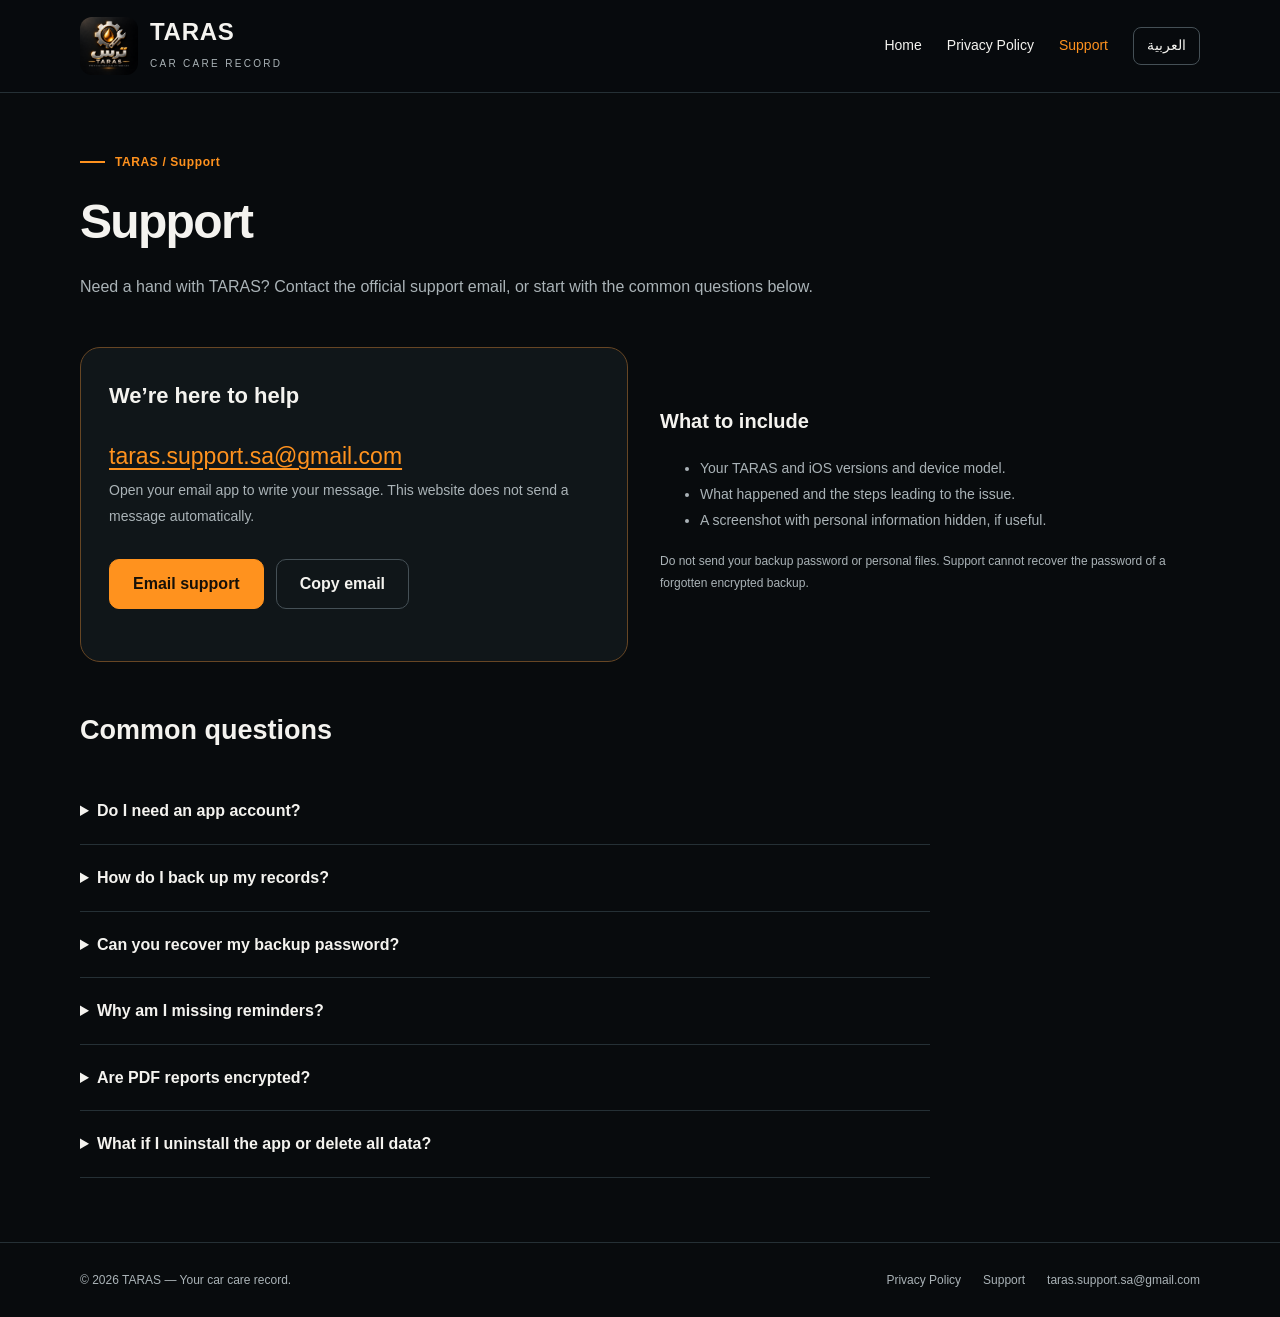
<file: en/support.html>
<!doctype html>
<html lang="en" dir="ltr"><head><meta charset="utf-8"><meta name="viewport" content="width=device-width,initial-scale=1"><meta name="description" content="Need a hand with TARAS? Contact the official support email, or start with the common questions below."><meta name="theme-color" content="#080b0d"><meta name="referrer" content="no-referrer"><meta http-equiv="Content-Security-Policy" content="default-src 'none'; img-src 'self'; script-src 'self'; style-src 'self'; base-uri 'none'; form-action 'none'"><title>Support | TARAS</title><link rel="stylesheet" href="../assets/styles.css"><link rel="icon" type="image/png" href="../assets/taras-logo.png"><link rel="alternate" hreflang="ar" href="../support.html"><script src="../assets/site.js" defer></script></head><body><a class="skip" href="#main">Skip to content</a><header class="header"><div class="wrap header-inner"><a class="brand" href="index.html" aria-label="TARAS — Home"><img src="../assets/taras-logo.png" width="58" height="58" alt=""><span><strong>TARAS</strong><small>CAR CARE RECORD</small></span></a><nav class="nav" aria-label="Main navigation"><a href="index.html">Home</a><a href="privacy.html">Privacy Policy</a><a href="support.html" aria-current="page">Support</a><a class="language" href="../support.html" lang="ar" hreflang="ar">العربية</a></nav></div></header><main id="main"><div class="wrap"><header class="page-head"><span class="eyebrow">TARAS / Support</span><h1>Support</h1><p>Need a hand with TARAS? Contact the official support email, or start with the common questions below.</p></header><div class="contact"><section class="contact-card"><h2>We’re here to help</h2><a class="email" href="mailto:taras.support.sa@gmail.com"><bdi>taras.support.sa@gmail.com</bdi></a><p>Open your email app to write your message. This website does not send a message automatically.</p><div class="actions"><a class="button" href="mailto:taras.support.sa@gmail.com?subject=TARAS%20Support">Email support</a><button type="button" class="button secondary" data-copy-email hidden>Copy email</button></div><p class="status" data-copy-status role="status" aria-live="polite"></p></section><aside class="contact-note"><h2>What to include</h2><ul><li>Your TARAS and iOS versions and device model.</li><li>What happened and the steps leading to the issue.</li><li>A screenshot with personal information hidden, if useful.</li></ul><p class="quiet">Do not send your backup password or personal files. Support cannot recover the password of a forgotten encrypted backup.</p></aside></div><section class="faq" aria-labelledby="faq-title"><h2 id="faq-title">Common questions</h2><details><summary>Do I need an app account?</summary><p>No. Records stay locally in the app. There is no TARAS user account or app data server.</p></details><details><summary>How do I back up my records?</summary><p>Open More → Backup and restore. Create a backup with a password you keep safe, then save the file outside the app. Saving it to iCloud Drive is optional and is not automatic sync.</p></details><details><summary>Can you recover my backup password?</summary><p>No. TARAS does not keep the password or key on disk. Support cannot decrypt a backup without its password.</p></details><details><summary>Why am I missing reminders?</summary><p>Check that reminders are enabled in TARAS and notifications are allowed in iPhone settings. Mileage reminders depend on manually updating the odometer; the app does not read your car automatically.</p></details><details><summary>Are PDF reports encrypted?</summary><p>No. Choose where you save or share them carefully. Anyone with the report can read it.</p></details><details><summary>What if I uninstall the app or delete all data?</summary><p>Uninstalling or using Delete All My Data removes local data. External backups are not deleted automatically. Export an encrypted backup outside the app first if you want to restore your records later.</p></details></section></div></main><footer class="footer"><div class="wrap footer-inner"><span>© 2026 TARAS — Your car care record.</span><div class="footer-links"><a href="privacy.html">Privacy Policy</a><a href="support.html">Support</a><a href="mailto:taras.support.sa@gmail.com"><bdi>taras.support.sa@gmail.com</bdi></a></div></div></footer></body></html>
</file>
<file: assets/styles.css>
:root{color-scheme:dark;--bg:#080b0d;--surface:#101619;--text:#f4f3ef;--muted:#aab3b7;--line:#253035;--orange:#ff921e;--radius:20px;font-family:-apple-system,BlinkMacSystemFont,"Segoe UI",Tahoma,Arial,sans-serif}
*{box-sizing:border-box}[hidden]{display:none!important}html{scroll-behavior:smooth;scroll-padding-top:110px}body{margin:0;background:var(--bg);color:var(--text);line-height:1.85}a{color:inherit;text-decoration:none}a:hover{color:var(--orange)}button{font:inherit}a,button{touch-action:manipulation}a:focus-visible,button:focus-visible{outline:3px solid var(--orange);outline-offset:5px;border-radius:5px}img{display:block;max-width:100%;height:auto}.wrap{width:min(1120px,calc(100% - 48px));margin-inline:auto}.skip{position:fixed;inset-block-start:10px;inset-inline-start:10px;z-index:10;background:var(--orange);color:#080b0d;padding:8px 18px;transform:translateY(-180%)}.skip:focus{transform:none}
.header{border-bottom:1px solid var(--line);background:#080b0df5}.header-inner{min-height:92px;display:flex;align-items:center;justify-content:space-between;gap:24px}.brand{display:flex;align-items:center;gap:12px;flex-shrink:0}.brand img{width:58px;height:58px;object-fit:contain;border-radius:12px}.brand strong{display:block;font-size:24px;letter-spacing:.03em;line-height:1.3}.brand small{font-size:10px;color:var(--muted);letter-spacing:.23em}.nav{display:flex;align-items:center;gap:25px;font-size:14px;flex-wrap:wrap}.nav a{white-space:nowrap}.nav [aria-current=page]{color:var(--orange)}.language{border:1px solid #455056;border-radius:8px;padding:5px 13px;line-height:1.8;direction:ltr}
.hero{padding-block:72px 62px;display:grid;grid-template-columns:1.15fr 1fr;align-items:center;gap:70px}.eyebrow{color:var(--orange);font-size:12px;font-weight:700;letter-spacing:.05em;display:flex;align-items:center;gap:10px}.eyebrow:before{content:"";display:inline-block;width:25px;height:2px;background:var(--orange)}h1,h2,h3,p{margin-block-start:0}h1{font-size:clamp(36px,4.4vw,60px);line-height:1.3;letter-spacing:-.035em;margin-block:22px}h1 em{font-style:normal;color:var(--orange)}.intro{font-size:17px;color:var(--muted);max-width:540px}.actions{display:flex;align-items:center;gap:12px;flex-wrap:wrap;margin-block:30px 22px}.button{display:inline-flex;justify-content:center;align-items:center;min-height:48px;padding:9px 23px;border:1px solid var(--orange);background:var(--orange);color:#161008;font-weight:700;border-radius:10px;cursor:pointer}.button:hover{background:#ffab46;color:#161008}.button.secondary{background:transparent;color:var(--text);border-color:#455056}.button.secondary:hover{border-color:var(--orange);color:var(--orange)}.quiet{font-size:12px;color:var(--muted)}.hero-art{position:relative;padding:12px;border:1px solid var(--line);border-radius:28px;background:#0d1114;box-shadow:0 25px 85px #0006}.hero-art img{width:100%;border-radius:19px}.hero-art:after{content:"";display:block;position:absolute;inset-block-end:-1px;inset-inline:30%;height:2px;background:var(--orange)}
.section{padding-block:48px 66px;border-top:1px solid var(--line)}.section-head{display:flex;justify-content:space-between;align-items:flex-end;gap:26px;margin-block-end:28px}.section-head h2{font-size:28px;margin:0}.section-head p{max-width:430px;font-size:14px;color:var(--muted);margin:0}.features{display:grid;grid-template-columns:repeat(3,1fr);gap:16px}.feature{background:var(--surface);padding:25px;border:1px solid var(--line);border-radius:var(--radius)}.feature .index{display:block;color:var(--orange);font-size:11px;letter-spacing:.12em;margin-block-end:18px}.feature h3{font-size:18px;margin-block-end:10px}.feature p{font-size:14px;color:var(--muted);margin:0}.trust{display:grid;grid-template-columns:1fr 1fr;gap:26px;padding:32px;border:1px solid #674624;border-radius:var(--radius);background:#14130f;margin-block-end:64px}.trust h2{font-size:25px;margin-block-end:10px}.trust p{font-size:14px;color:#c1c0b8;margin:0}.trust a{display:inline-block;color:var(--orange);margin-block-start:16px;font-size:14px}
.page-head{padding-block:58px 30px;max-width:800px}.page-head h1{font-size:clamp(34px,4vw,48px);margin-block:18px}.page-head p{color:var(--muted);font-size:16px}.meta{display:inline-block;border:1px solid var(--line);padding:4px 12px;border-radius:30px;font-size:12px;color:var(--muted)}.reading-layout{display:grid;grid-template-columns:230px minmax(0,1fr);gap:55px;align-items:start;padding-block-end:70px}.toc{padding:20px;border:1px solid var(--line);border-radius:15px;font-size:13px;position:sticky;top:20px}.toc strong{font-size:13px;color:var(--orange)}.toc ol{margin-block:10px 0;padding-inline-start:20px}.toc li{margin-block:7px}.prose{min-width:0}.prose section{padding-block:5px 24px;margin-block-end:23px;border-bottom:1px solid var(--line);scroll-margin-top:25px}.prose h2{font-size:21px;margin-block-end:12px}.prose p,.prose li{color:#c1c8cb;font-size:15px}.prose p:last-child{margin:0}.prose a,.email{color:var(--orange);text-decoration:underline;text-underline-offset:4px;overflow-wrap:anywhere}.prose ul{padding-inline-start:22px}.contact{display:grid;grid-template-columns:1fr 1fr;gap:24px;margin-block-end:44px}.contact-card{border:1px solid #674624;background:var(--surface);border-radius:var(--radius);padding:28px}.contact-card h2{font-size:22px}.email{font-size:clamp(17px,2.2vw,23px);direction:ltr;display:inline-block}.contact-card p{font-size:14px;color:var(--muted)}.contact-card .actions{margin-block-end:0}.contact-note{padding:20px 8px;align-self:center}.contact-note h2{font-size:20px}.contact-note li{font-size:14px;color:var(--muted)}.faq{max-width:850px;margin-block-end:64px}.faq>h2{font-size:27px}.faq details{border-bottom:1px solid var(--line);padding-block:18px}.faq summary{cursor:pointer;font-size:16px;font-weight:600;padding-inline-end:12px}.faq details p{color:var(--muted);font-size:14px;margin-block:14px 0;max-width:750px}.status{min-height:24px;color:var(--muted);font-size:13px;margin:0!important}.footer{border-top:1px solid var(--line);padding-block:26px}.footer-inner{display:flex;justify-content:space-between;gap:20px;align-items:center;flex-wrap:wrap;font-size:12px;color:var(--muted)}.footer-links{display:flex;gap:22px;flex-wrap:wrap}bdi{unicode-bidi:isolate}
@media(max-width:850px){.hero{gap:30px;padding-block:50px}.features{grid-template-columns:repeat(2,1fr)}.nav{gap:15px}.reading-layout{grid-template-columns:190px minmax(0,1fr);gap:30px}.brand strong{font-size:21px}.header-inner{gap:16px}}
@media(max-width:620px){.wrap{width:calc(100% - 32px)}.header-inner{padding-block:14px;min-height:0;flex-wrap:wrap;gap:14px}.brand img{width:46px;height:46px}.brand strong{font-size:21px}.nav{width:100%;justify-content:space-between;gap:10px;font-size:12px}.language{padding:3px 10px}.hero{grid-template-columns:1fr;gap:30px;padding-block:40px 45px}.hero h1{font-size:40px}.hero .intro{font-size:16px}.hero-art{width:min(100%,360px);justify-self:center}.section{padding-block:32px 40px}.section-head{display:block}.section-head h2{font-size:25px;margin-block-end:12px}.features{grid-template-columns:1fr;gap:12px}.feature{padding:22px}.feature .index{margin-block-end:8px}.trust{grid-template-columns:1fr;padding:24px;gap:24px;margin-block-end:40px}.reading-layout{display:block;padding-block-end:35px}.toc{position:static;margin-block-end:30px}.toc ol{columns:2;column-gap:30px}.page-head{padding-block:32px 18px}.page-head h1{font-size:34px}.contact{grid-template-columns:1fr;gap:10px}.contact-card{padding:24px}.contact-note{padding-inline:8px}.footer-inner{align-items:flex-start;flex-direction:column}.actions{gap:10px}.button{font-size:14px}.prose h2{font-size:20px}}
@media(prefers-reduced-motion:reduce){html{scroll-behavior:auto}*{transition:none!important}}
@media print{.header,.footer,.toc,.actions,.skip{display:none}body{background:white;color:black}.reading-layout{display:block}.prose p,.prose li{color:#222}.prose h2{color:black}.prose section{break-inside:avoid}a{color:inherit}.wrap{width:100%}}
</file>
